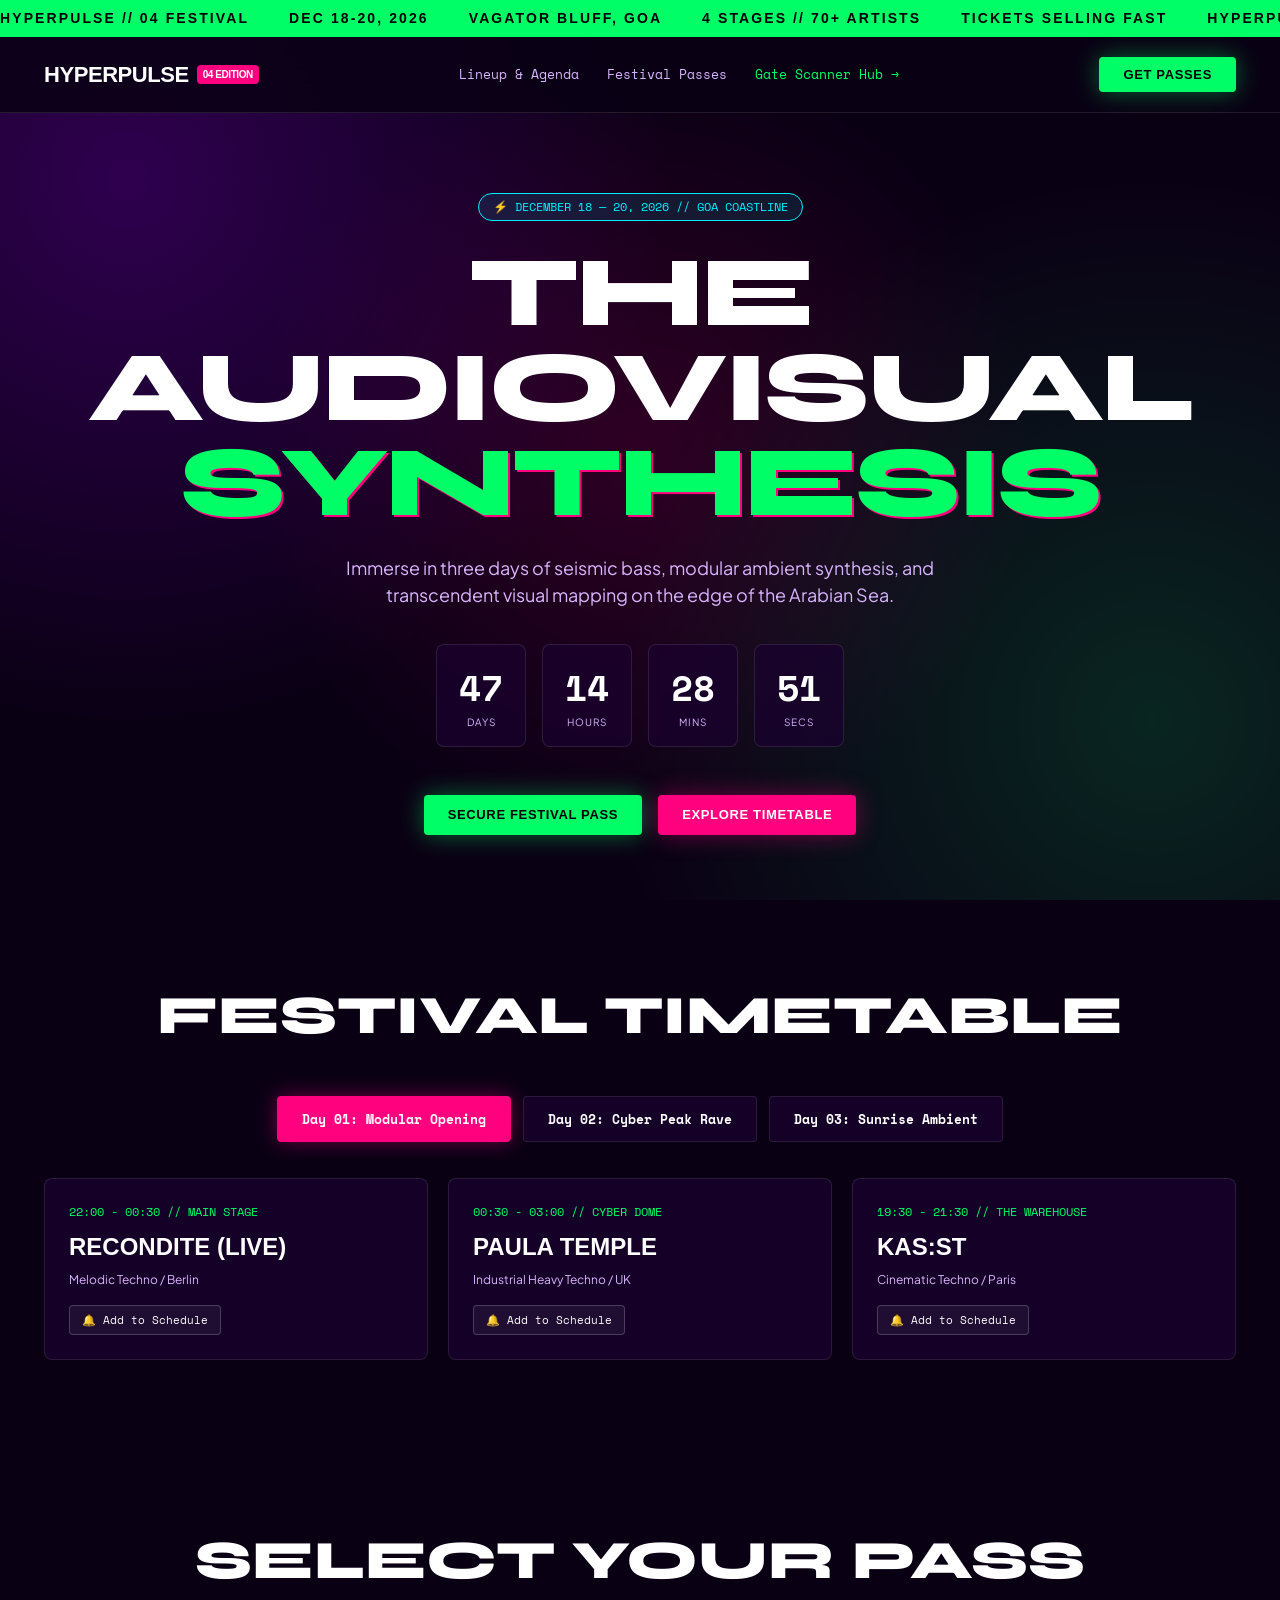
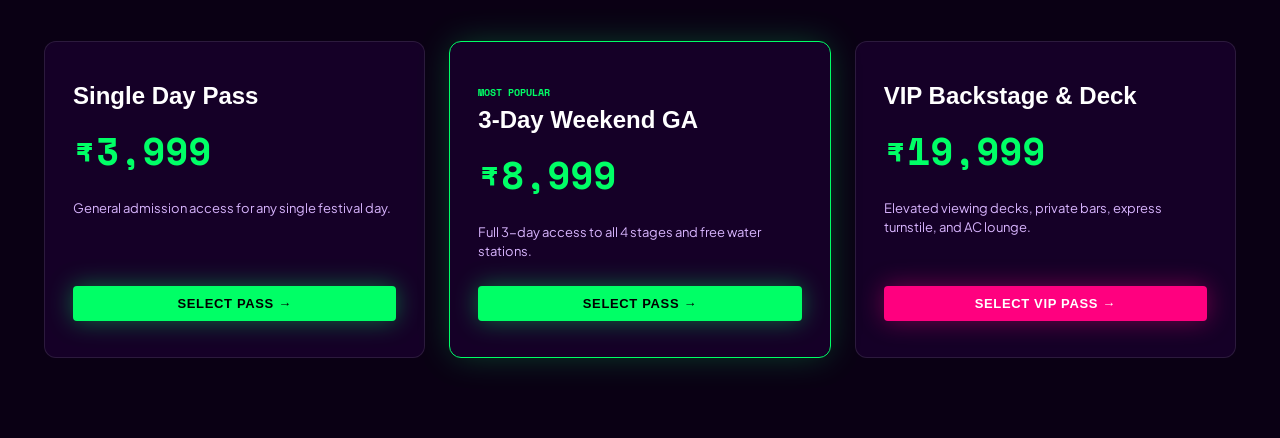
<file: public/index.html>
<!DOCTYPE html>
<html lang="en" class="dark">
<head>
  <meta charset="UTF-8">
  <meta name="viewport" content="width=device-width, initial-scale=1.0">
  <title data-brand="brand_name">HYPERPULSE // 04 — Electronic Sound & Visual Horizon</title>
  <meta name="description" content="3 Days. 4 Stages. 70+ International Artists. Experience cutting-edge electronic acoustics on the coastal cliffs of Goa.">
  <link rel="preconnect" href="https://fonts.googleapis.com">
  <link rel="preconnect" href="https://fonts.gstatic.com" crossorigin>
  <link href="https://fonts.googleapis.com/css2?family=Cabinet+Grotesk:wght@700;800;900&family=Plus+Jakarta+Sans:wght@400;500;600;700&family=Space+Mono:wght@400;700&family=Syne:wght@700;800&display=swap" rel="stylesheet">
  <script src="whitelabel.js"></script>
  <style>
    :root {
      --bg-base: #0a0014;
      --bg-surface: #140024;
      --bg-card: rgba(26, 0, 48, 0.7);
      --border-neon: rgba(0, 255, 102, 0.3);
      --neon-green: #00ff66;
      --neon-pink: #ff007f;
      --neon-purple: #9d00ff;
      --neon-cyan: #00f0ff;
      --text-main: #ffffff;
      --text-muted: #d8b4fe;
      --font-display: 'Syne', sans-serif;
      --font-poster: 'Cabinet Grotesk', sans-serif;
      --font-mono: 'Space Mono', monospace;
      --container-max: 1240px;
    }

    * { box-sizing: border-box; margin: 0; padding: 0; -webkit-font-smoothing: antialiased; }

    body {
      background-color: var(--bg-base);
      color: var(--text-main);
      font-family: 'Plus Jakarta Sans', sans-serif;
      overflow-x: hidden;
      line-height: 1.5;
      background-image: 
        radial-gradient(circle at 10% 20%, rgba(157, 0, 255, 0.25) 0%, transparent 40%),
        radial-gradient(circle at 90% 80%, rgba(0, 255, 102, 0.15) 0%, transparent 40%),
        radial-gradient(circle at 50% 50%, rgba(255, 0, 127, 0.15) 0%, transparent 50%);
      background-attachment: fixed;
    }

    .container {
      max-width: var(--container-max);
      margin: 0 auto;
      padding: 0 24px;
    }

    /* KINETIC MARQUEE */
    .marquee-strip {
      background: var(--neon-green);
      color: #000;
      font-family: var(--font-poster);
      font-weight: 900;
      font-size: 14px;
      text-transform: uppercase;
      letter-spacing: 0.15em;
      padding: 8px 0;
      white-space: nowrap;
      overflow: hidden;
      display: flex;
    }
    .marquee-content {
      display: flex;
      gap: 40px;
      animation: marquee 20s linear infinite;
    }
    @keyframes marquee {
      from { transform: translateX(0); }
      to { transform: translateX(-50%); }
    }

    /* NAVBAR */
    .navbar {
      height: 76px;
      border-bottom: 1px solid rgba(255, 255, 255, 0.1);
      display: flex;
      align-items: center;
      background: rgba(10, 0, 20, 0.85);
      backdrop-filter: blur(16px);
      position: sticky;
      top: 0;
      z-index: 100;
    }
    .nav-inner {
      display: flex;
      align-items: center;
      justify-content: space-between;
      width: 100%;
    }
    .brand-logo {
      font-family: var(--font-poster);
      font-size: 22px;
      font-weight: 900;
      color: #fff;
      text-decoration: none;
      letter-spacing: -0.02em;
      display: flex;
      align-items: center;
      gap: 8px;
    }
    .brand-tag {
      background: var(--neon-pink);
      color: #fff;
      font-size: 10px;
      padding: 2px 6px;
      border-radius: 4px;
    }
    .nav-menu {
      display: flex;
      gap: 28px;
      list-style: none;
      font-family: var(--font-mono);
      font-size: 13px;
    }
    .nav-link {
      color: var(--text-muted);
      text-decoration: none;
      transition: color 0.2s ease;
    }
    .nav-link:hover { color: var(--neon-green); }

    .btn {
      display: inline-flex;
      align-items: center;
      justify-content: center;
      padding: 10px 24px;
      font-family: var(--font-poster);
      font-weight: 800;
      font-size: 13px;
      letter-spacing: 0.05em;
      text-transform: uppercase;
      cursor: pointer;
      text-decoration: none;
      border-radius: 4px;
      transition: all 0.2s ease;
      border: none;
    }
    .btn-green {
      background: var(--neon-green);
      color: #000;
      box-shadow: 0 0 25px rgba(0, 255, 102, 0.4);
    }
    .btn-green:hover {
      background: #00cc52;
      box-shadow: 0 0 35px rgba(0, 255, 102, 0.7);
      transform: translateY(-2px);
    }
    .btn-pink {
      background: var(--neon-pink);
      color: #fff;
      box-shadow: 0 0 25px rgba(255, 0, 127, 0.4);
    }

    /* HERO SECTION */
    .hero-section {
      padding: 80px 0 60px;
      text-align: center;
      position: relative;
    }
    .hero-date-chip {
      display: inline-block;
      font-family: var(--font-mono);
      font-size: 12px;
      color: var(--neon-cyan);
      border: 1px solid var(--neon-cyan);
      padding: 4px 14px;
      border-radius: 20px;
      margin-bottom: 24px;
      background: rgba(0, 240, 255, 0.1);
    }
    .hero-title {
      font-family: var(--font-display);
      font-size: clamp(48px, 8vw, 100px);
      font-weight: 800;
      line-height: 0.95;
      text-transform: uppercase;
      letter-spacing: -0.03em;
      margin-bottom: 24px;
    }
    .hero-title-glitch {
      color: var(--neon-green);
      text-shadow: 2px 2px var(--neon-pink);
    }
    .hero-desc {
      font-size: 18px;
      color: var(--text-muted);
      max-width: 600px;
      margin: 0 auto 36px;
    }

    /* COUNTDOWN TIMER */
    .countdown-grid {
      display: flex;
      justify-content: center;
      gap: 16px;
      margin-bottom: 48px;
    }
    .countdown-card {
      background: var(--bg-card);
      border: 1px solid rgba(255, 255, 255, 0.1);
      border-radius: 8px;
      padding: 16px 20px;
      min-width: 90px;
      text-align: center;
    }
    .countdown-num {
      font-family: var(--font-mono);
      font-size: 36px;
      font-weight: 700;
      color: #fff;
    }
    .countdown-label {
      font-size: 10px;
      color: var(--text-muted);
      text-transform: uppercase;
      letter-spacing: 0.1em;
    }

    /* AGENDA & TIMETABLE */
    .agenda-section {
      padding: 80px 0;
    }
    .section-title {
      font-family: var(--font-display);
      font-size: clamp(32px, 5vw, 54px);
      font-weight: 800;
      text-transform: uppercase;
      margin-bottom: 40px;
      text-align: center;
    }
    .day-filter-tabs {
      display: flex;
      justify-content: center;
      gap: 12px;
      margin-bottom: 36px;
      flex-wrap: wrap;
    }
    .day-tab {
      background: var(--bg-card);
      border: 1px solid rgba(255, 255, 255, 0.1);
      padding: 12px 24px;
      font-family: var(--font-mono);
      font-size: 13px;
      font-weight: 700;
      color: #fff;
      cursor: pointer;
      border-radius: 4px;
      transition: all 0.2s ease;
    }
    .day-tab.active {
      background: var(--neon-pink);
      border-color: var(--neon-pink);
      box-shadow: 0 0 20px rgba(255, 0, 127, 0.4);
    }

    .lineup-grid {
      display: grid;
      grid-template-columns: repeat(auto-fit, minmax(280px, 1fr));
      gap: 20px;
    }
    .artist-card {
      background: var(--bg-card);
      border: 1px solid rgba(255, 255, 255, 0.1);
      border-radius: 8px;
      padding: 24px;
      position: relative;
      overflow: hidden;
      transition: all 0.3s ease;
    }
    .artist-card:hover {
      border-color: var(--neon-green);
      transform: translateY(-4px);
    }
    .artist-time {
      font-family: var(--font-mono);
      font-size: 12px;
      color: var(--neon-green);
      margin-bottom: 8px;
    }
    .artist-name {
      font-family: var(--font-poster);
      font-size: 24px;
      font-weight: 800;
      margin-bottom: 6px;
    }
    .artist-stage {
      font-size: 12px;
      color: var(--text-muted);
      margin-bottom: 16px;
    }
    .btn-remind {
      background: rgba(255, 255, 255, 0.05);
      border: 1px solid rgba(255, 255, 255, 0.2);
      color: #fff;
      font-family: var(--font-mono);
      font-size: 11px;
      padding: 6px 12px;
      border-radius: 4px;
      cursor: pointer;
    }

    /* PASS TIERS */
    .tiers-section {
      padding: 80px 0;
    }
    .tiers-grid {
      display: grid;
      grid-template-columns: repeat(3, 1fr);
      gap: 24px;
    }
    @media (max-width: 900px) {
      .tiers-grid { grid-template-columns: 1fr; }
    }
    .tier-card {
      background: var(--bg-card);
      border: 1px solid rgba(255, 255, 255, 0.1);
      border-radius: 12px;
      padding: 36px 28px;
      display: flex;
      flex-direction: column;
      justify-content: space-between;
    }
    .tier-card.featured {
      border-color: var(--neon-green);
      box-shadow: 0 0 35px -5px rgba(0, 255, 102, 0.3);
    }
    .tier-title {
      font-family: var(--font-poster);
      font-size: 24px;
      font-weight: 800;
      margin-bottom: 8px;
    }
    .tier-price {
      font-family: var(--font-mono);
      font-size: 38px;
      font-weight: 700;
      color: var(--neon-green);
      margin-bottom: 20px;
    }

    /* PASS WALLET MODAL */
    .wallet-modal-overlay {
      position: fixed;
      inset: 0;
      background: rgba(0, 0, 0, 0.85);
      backdrop-filter: blur(8px);
      z-index: 1000;
      display: none;
      align-items: center;
      justify-content: center;
      padding: 24px;
    }
    .wallet-modal-overlay.open { display: flex; }
    .wallet-pass-ticket {
      background: #15002b;
      border: 2px solid var(--neon-green);
      border-radius: 16px;
      width: 100%;
      max-width: 440px;
      padding: 32px;
      position: relative;
      box-shadow: 0 0 50px rgba(0, 255, 102, 0.3);
      text-align: center;
    }
    .pass-qr-box {
      background: #fff;
      padding: 16px;
      border-radius: 8px;
      display: inline-block;
      margin: 20px 0;
    }
    .pass-qr-mock {
      width: 160px;
      height: 160px;
      background: url('https://api.qrserver.com/v1/create-qr-code/?size=160x160&data=HP-9941-VIP') center/contain no-repeat;
    }

    /* TOAST */
    .toast-box {
      position: fixed;
      bottom: 24px;
      right: 24px;
      background: #140024;
      border: 1px solid var(--neon-green);
      color: #fff;
      font-family: var(--font-mono);
      font-size: 13px;
      padding: 14px 22px;
      border-radius: 6px;
      display: none;
      z-index: 1001;
    }
  </style>
</head>
<body>

  <!-- KINETIC MARQUEE -->
  <div class="marquee-strip">
    <div class="marquee-content">
      <span>HYPERPULSE // 04 FESTIVAL</span>
      <span>DEC 18-20, 2026</span>
      <span>VAGATOR BLUFF, GOA</span>
      <span>4 STAGES // 70+ ARTISTS</span>
      <span>TICKETS SELLING FAST</span>
      <span>HYPERPULSE // 04 FESTIVAL</span>
      <span>DEC 18-20, 2026</span>
    </div>
  </div>

  <!-- NAVIGATION -->
  <nav class="navbar">
    <div class="container nav-inner">
      <a href="#" class="brand-logo" data-brand="brand_name">
        <span>HYPERPULSE</span>
        <span class="brand-tag">04 EDITION</span>
      </a>
      <ul class="nav-menu">
        <li><a href="#lineup" class="nav-link">Lineup & Agenda</a></li>
        <li><a href="#passes" class="nav-link">Festival Passes</a></li>
        <li><a href="admin.html" class="nav-link" style="color: var(--neon-green);">Gate Scanner Hub &rarr;</a></li>
      </ul>
      <button class="btn btn-green" onclick="openPassModal('tier_ga', 'GA Weekend Pass')">Get Passes</button>
    </div>
  </nav>

  <!-- HERO -->
  <header class="hero-section">
    <div class="container">
      <span class="hero-date-chip">⚡ DECEMBER 18 — 20, 2026 // GOA COASTLINE</span>
      <h1 class="hero-title">
        THE AUDIOVISUAL <br><span class="hero-title-glitch">SYNTHESIS</span>
      </h1>
      <p class="hero-desc">
        Immerse in three days of seismic bass, modular ambient synthesis, and transcendent visual mapping on the edge of the Arabian Sea.
      </p>

      <div class="countdown-grid">
        <div class="countdown-card">
          <div class="countdown-num" id="cdDays">47</div>
          <div class="countdown-label">Days</div>
        </div>
        <div class="countdown-card">
          <div class="countdown-num" id="cdHours">14</div>
          <div class="countdown-label">Hours</div>
        </div>
        <div class="countdown-card">
          <div class="countdown-num" id="cdMins">28</div>
          <div class="countdown-label">Mins</div>
        </div>
        <div class="countdown-card">
          <div class="countdown-num" id="cdSecs">51</div>
          <div class="countdown-label">Secs</div>
        </div>
      </div>

      <div style="display: flex; gap: 16px; justify-content: center;">
        <a href="#passes" class="btn btn-green">Secure Festival Pass</a>
        <a href="#lineup" class="btn btn-pink">Explore Timetable</a>
      </div>
    </div>
  </header>

  <!-- AGENDA & LINEUP -->
  <section class="agenda-section" id="lineup">
    <div class="container">
      <h2 class="section-title">Festival Timetable</h2>
      <div class="day-filter-tabs">
        <button class="day-tab active" onclick="switchDay(1, this)">Day 01: Modular Opening</button>
        <button class="day-tab" onclick="switchDay(2, this)">Day 02: Cyber Peak Rave</button>
        <button class="day-tab" onclick="switchDay(3, this)">Day 03: Sunrise Ambient</button>
      </div>

      <div class="lineup-grid" id="lineupGrid">
        <div class="artist-card">
          <div class="artist-time">22:00 - 00:30 // MAIN STAGE</div>
          <div class="artist-name">RECONDITE (LIVE)</div>
          <div class="artist-stage">Melodic Techno / Berlin</div>
          <button class="btn-remind" onclick="setReminder('Recondite')">🔔 Add to Schedule</button>
        </div>
        <div class="artist-card">
          <div class="artist-time">00:30 - 03:00 // CYBER DOME</div>
          <div class="artist-name">PAULA TEMPLE</div>
          <div class="artist-stage">Industrial Heavy Techno / UK</div>
          <button class="btn-remind" onclick="setReminder('Paula Temple')">🔔 Add to Schedule</button>
        </div>
        <div class="artist-card">
          <div class="artist-time">19:30 - 21:30 // THE WAREHOUSE</div>
          <div class="artist-name">KAS:ST</div>
          <div class="artist-stage">Cinematic Techno / Paris</div>
          <button class="btn-remind" onclick="setReminder('Kas:st')">🔔 Add to Schedule</button>
        </div>
      </div>
    </div>
  </section>

  <!-- FESTIVAL PASSES -->
  <section class="tiers-section" id="passes">
    <div class="container">
      <h2 class="section-title">Select Your Pass</h2>
      <div class="tiers-grid">
        <!-- SINGLE DAY -->
        <div class="tier-card">
          <div>
            <div class="tier-title">Single Day Pass</div>
            <div class="tier-price">₹3,999</div>
            <p style="color: var(--text-muted); font-size: 13px; margin-bottom: 24px;">General admission access for any single festival day.</p>
          </div>
          <button class="btn btn-green" onclick="openPassModal('tier_single', 'Single Day Pass')">Select Pass &rarr;</button>
        </div>

        <!-- 3-DAY WEEKEND (FEATURED) -->
        <div class="tier-card featured">
          <div>
            <span style="font-family: var(--font-mono); font-size: 10px; color: var(--neon-green); font-weight: 700; text-transform: uppercase;">Most Popular</span>
            <div class="tier-title">3-Day Weekend GA</div>
            <div class="tier-price">₹8,999</div>
            <p style="color: var(--text-muted); font-size: 13px; margin-bottom: 24px;">Full 3-day access to all 4 stages and free water stations.</p>
          </div>
          <button class="btn btn-green" onclick="openPassModal('tier_ga', '3-Day Weekend GA')">Select Pass &rarr;</button>
        </div>

        <!-- VIP BACKSTAGE -->
        <div class="tier-card">
          <div>
            <div class="tier-title">VIP Backstage & Deck</div>
            <div class="tier-price">₹19,999</div>
            <p style="color: var(--text-muted); font-size: 13px; margin-bottom: 24px;">Elevated viewing decks, private bars, express turnstile, and AC lounge.</p>
          </div>
          <button class="btn btn-pink" onclick="openPassModal('tier_vip', 'VIP Backstage Pass')">Select VIP Pass &rarr;</button>
        </div>
      </div>
    </div>
  </section>

  <!-- WALLET PASS MODAL -->
  <div class="wallet-modal-overlay" id="walletModal" onclick="closeWalletModal(event)">
    <div class="wallet-pass-ticket" onclick="event.stopPropagation()">
      <button style="position: absolute; top: 16px; right: 20px; background: none; border: none; color: #fff; font-size: 24px; cursor: pointer;" onclick="closeWalletModal()">&times;</button>
      <div style="font-family: var(--font-mono); font-size: 12px; color: var(--neon-green);">HYPERPULSE // DIGITAL WALLET PASS</div>
      <h3 style="font-family: var(--font-poster); font-size: 26px; margin: 8px 0;" id="passTierTitle">3-Day Weekend GA</h3>
      <div style="font-family: var(--font-mono); font-size: 13px; color: #fff;" id="passAttendee">Attendee: Zoya Akhtar</div>

      <div class="pass-qr-box">
        <div class="pass-qr-mock"></div>
        <div style="font-family: var(--font-mono); font-size: 11px; color: #000; font-weight: 700; margin-top: 6px;" id="passCodeTxt">HP-9941-VIP</div>
      </div>

      <p style="font-size: 12px; color: var(--text-muted); margin-bottom: 16px;">
        Screenshot or present this QR barcode at the North Turnstile Scanner.
      </p>
      <button class="btn btn-green" style="width: 100%;" onclick="closeWalletModal(); showToast('Pass saved to Apple/Google Wallet cache!');">
        Download Wallet Pass (PDF)
      </button>
    </div>
  </div>

  <div class="toast-box" id="toastNotice"></div>

  <script>
    function openPassModal(tierId, tierName) {
      const name = prompt("Enter attendee name for ticket pass:", "Zoya Akhtar");
      if (!name) return;
      document.getElementById('passTierTitle').textContent = tierName;
      document.getElementById('passAttendee').textContent = "Attendee: " + name;
      document.getElementById('passCodeTxt').textContent = "HP-" + Math.floor(Math.random() * 8999 + 1000) + "-PASS";
      document.getElementById('walletModal').classList.add('open');
    }
    function closeWalletModal(e) {
      document.getElementById('walletModal').classList.remove('open');
    }

    function switchDay(d, el) {
      document.querySelectorAll('.day-tab').forEach(b => b.classList.remove('active'));
      el.classList.add('active');
    }

    function setReminder(artist) {
      showToast(`Reminder set for ${artist}! Push alert scheduled 15m before stage time.`);
    }

    function showToast(msg) {
      const t = document.getElementById('toastNotice');
      t.textContent = msg;
      t.style.display = 'block';
      setTimeout(() => { t.style.display = 'none'; }, 4000);
    }
  </script>
</body>
</html>
</file>
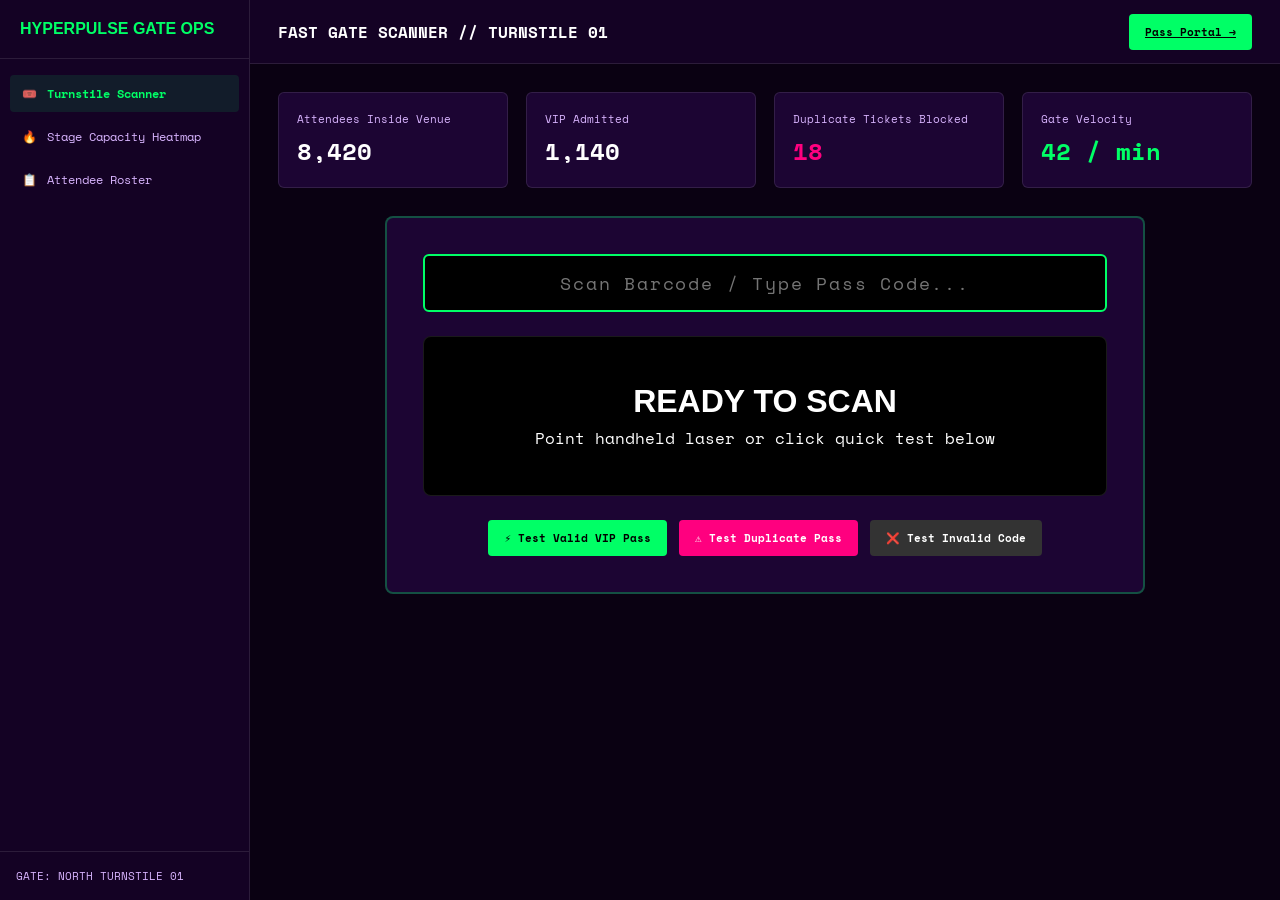
<file: public/admin.html>
<!DOCTYPE html>
<html lang="en">
<head>
  <meta charset="UTF-8">
  <meta name="viewport" content="width=device-width, initial-scale=1.0">
  <title data-brand="brand_name">HYPERPULSE Turnstile Ops — Gate Scanner & Access Control</title>
  <link rel="preconnect" href="https://fonts.googleapis.com">
  <link rel="preconnect" href="https://fonts.gstatic.com" crossorigin>
  <link href="https://fonts.googleapis.com/css2?family=Cabinet+Grotesk:wght@700;800;900&family=Space+Mono:wght@400;700&display=swap" rel="stylesheet">
  <script src="whitelabel.js"></script>
  <style>
    :root {
      --bg-base: #0a0112;
      --bg-surface: #140224;
      --bg-card: #1c0533;
      --border-neon: rgba(0, 255, 102, 0.3);
      --neon-green: #00ff66;
      --neon-pink: #ff007f;
      --neon-red: #ff3333;
      --text-main: #fff;
      --text-muted: #d8b4fe;
      --font-poster: 'Cabinet Grotesk', sans-serif;
      --font-mono: 'Space Mono', monospace;
      --sidebar-width: 250px;
    }

    * { box-sizing: border-box; margin: 0; padding: 0; }
    body {
      background-color: var(--bg-base);
      color: var(--text-main);
      font-family: var(--font-mono);
      display: flex;
      min-height: 100vh;
    }

    .sidebar {
      width: var(--sidebar-width);
      background: var(--bg-surface);
      border-right: 1px solid rgba(255, 255, 255, 0.1);
      display: flex;
      flex-direction: column;
      position: fixed;
      top: 0;
      bottom: 0;
      left: 0;
    }
    .sidebar-header {
      padding: 20px;
      font-family: var(--font-poster);
      font-size: 16px;
      font-weight: 900;
      border-bottom: 1px solid rgba(255, 255, 255, 0.1);
      color: var(--neon-green);
    }
    .sidebar-nav {
      list-style: none;
      padding: 16px 10px;
      display: flex;
      flex-direction: column;
      gap: 6px;
      flex: 1;
      font-size: 12px;
    }
    .nav-item {
      padding: 10px 12px;
      border-radius: 4px;
      color: var(--text-muted);
      cursor: pointer;
      display: flex;
      align-items: center;
      gap: 10px;
    }
    .nav-item:hover, .nav-item.active {
      background: rgba(0, 255, 102, 0.1);
      color: #fff;
    }
    .nav-item.active { color: var(--neon-green); font-weight: 700; }

    .main-wrap {
      margin-left: var(--sidebar-width);
      flex: 1;
      display: flex;
      flex-direction: column;
    }
    .topbar {
      height: 64px;
      background: var(--bg-surface);
      border-bottom: 1px solid rgba(255, 255, 255, 0.1);
      display: flex;
      align-items: center;
      justify-content: space-between;
      padding: 0 28px;
    }
    .content-body { padding: 28px; flex: 1; }

    /* METRICS */
    .metrics-grid {
      display: grid;
      grid-template-columns: repeat(4, 1fr);
      gap: 18px;
      margin-bottom: 28px;
    }
    @media (max-width: 1024px) {
      .metrics-grid { grid-template-columns: repeat(2, 1fr); }
    }
    .metric-card {
      background: var(--bg-card);
      border: 1px solid rgba(255, 255, 255, 0.1);
      border-radius: 6px;
      padding: 18px;
    }
    .metric-title { font-size: 11px; color: var(--text-muted); margin-bottom: 6px; }
    .metric-val { font-size: 24px; font-weight: 700; color: #fff; }

    .tab-pane { display: none; }
    .tab-pane.active { display: block; }

    /* GATE SCANNER BOX */
    .scanner-box {
      background: var(--bg-card);
      border: 2px solid var(--border-neon);
      border-radius: 8px;
      padding: 36px;
      max-width: 760px;
      margin: 0 auto;
      text-align: center;
    }
    .scan-input {
      width: 100%;
      background: #000;
      border: 2px solid var(--neon-green);
      color: #fff;
      font-family: var(--font-mono);
      font-size: 18px;
      padding: 14px 20px;
      border-radius: 6px;
      margin-bottom: 24px;
      text-align: center;
      letter-spacing: 0.1em;
      outline: none;
    }

    .scan-feedback-screen {
      min-height: 160px;
      border-radius: 8px;
      display: flex;
      flex-direction: column;
      align-items: center;
      justify-content: center;
      padding: 24px;
      margin-bottom: 24px;
      background: #000;
      border: 1px solid rgba(255, 255, 255, 0.1);
    }
    .screen-valid {
      background: rgba(0, 255, 102, 0.15);
      border-color: var(--neon-green);
      color: var(--neon-green);
    }
    .screen-invalid {
      background: rgba(255, 0, 127, 0.15);
      border-color: var(--neon-pink);
      color: var(--neon-pink);
    }
    .feedback-status {
      font-family: var(--font-poster);
      font-size: 32px;
      font-weight: 900;
      margin-bottom: 6px;
    }
    .feedback-attendee { font-size: 16px; color: #fff; }

    .test-buttons-row {
      display: flex;
      gap: 12px;
      justify-content: center;
      flex-wrap: wrap;
    }
    .btn {
      font-family: var(--font-mono);
      font-size: 11px;
      font-weight: 700;
      padding: 10px 16px;
      border-radius: 4px;
      cursor: pointer;
      border: none;
    }
    .btn-green { background: var(--neon-green); color: #000; }
    .btn-red { background: var(--neon-pink); color: #fff; }

    /* HEATMAP */
    .heatmap-grid {
      display: grid;
      grid-template-columns: repeat(3, 1fr);
      gap: 20px;
    }
    @media (max-width: 860px) {
      .heatmap-grid { grid-template-columns: 1fr; }
    }
    .stage-card {
      background: var(--bg-card);
      border: 1px solid rgba(255, 255, 255, 0.1);
      border-radius: 8px;
      padding: 24px;
    }

    .toast-box {
      position: fixed;
      bottom: 24px;
      right: 24px;
      background: var(--bg-card);
      border: 1px solid var(--neon-green);
      color: #fff;
      padding: 12px 18px;
      font-size: 12px;
      display: none;
      z-index: 999;
    }
  </style>
</head>
<body>

  <aside class="sidebar">
    <div class="sidebar-header" data-brand="brand_name">
      HYPERPULSE GATE OPS
    </div>
    <ul class="sidebar-nav">
      <li class="nav-item active" onclick="switchTab('scanner', this)">
        <span>🎟️</span>
        <span>Turnstile Scanner</span>
      </li>
      <li class="nav-item" onclick="switchTab('heatmap', this)">
        <span>🔥</span>
        <span>Stage Capacity Heatmap</span>
      </li>
      <li class="nav-item" onclick="switchTab('roster', this)">
        <span>📋</span>
        <span>Attendee Roster</span>
      </li>
    </ul>
    <div style="padding: 16px; font-size: 11px; color: var(--text-muted); border-top: 1px solid rgba(255,255,255,0.1);">
      GATE: NORTH TURNSTILE 01
    </div>
  </aside>

  <div class="main-wrap">
    <header class="topbar">
      <div style="font-weight: 700; color: #fff;" id="pageTitle">
        FAST GATE SCANNER // TURNSTILE 01
      </div>
      <a href="index.html" class="btn btn-green" target="_blank">
        Pass Portal &rarr;
      </a>
    </header>

    <main class="content-body">
      <div class="metrics-grid">
        <div class="metric-card">
          <div class="metric-title">Attendees Inside Venue</div>
          <div class="metric-val" id="metricInside">8,420</div>
        </div>
        <div class="metric-card">
          <div class="metric-title">VIP Admitted</div>
          <div class="metric-val">1,140</div>
        </div>
        <div class="metric-card">
          <div class="metric-title">Duplicate Tickets Blocked</div>
          <div class="metric-val" style="color: var(--neon-pink);">18</div>
        </div>
        <div class="metric-card">
          <div class="metric-title">Gate Velocity</div>
          <div class="metric-val" style="color: var(--neon-green);">42 / min</div>
        </div>
      </div>

      <!-- TAB 1: SCANNER -->
      <section class="tab-pane active" id="tabScanner">
        <div class="scanner-box">
          <input type="text" class="scan-input" id="barcodeScanInput" placeholder="Scan Barcode / Type Pass Code..." autofocus onkeydown="handleScanKey(event)">

          <div class="scan-feedback-screen" id="feedbackScreen">
            <div class="feedback-status" id="feedbackStatus">READY TO SCAN</div>
            <div class="feedback-attendee" id="feedbackAttendee">Point handheld laser or click quick test below</div>
          </div>

          <div class="test-buttons-row">
            <button class="btn btn-green" onclick="simulateScan('VALID_VIP')">⚡ Test Valid VIP Pass</button>
            <button class="btn btn-red" onclick="simulateScan('DUPLICATE')">⚠️ Test Duplicate Pass</button>
            <button class="btn" style="background: #333; color: #fff;" onclick="simulateScan('INVALID')">❌ Test Invalid Code</button>
          </div>
        </div>
      </section>

      <!-- TAB 2: HEATMAP -->
      <section class="tab-pane" id="tabHeatmap">
        <div class="heatmap-grid">
          <div class="stage-card">
            <div style="font-size: 13px; font-weight: 700; color: #fff; margin-bottom: 8px;">Main Horizon Stage</div>
            <div style="font-size: 28px; font-weight: 700; color: var(--neon-green); margin-bottom: 12px;">8,420 / 10,000</div>
            <div style="font-size: 12px; color: var(--text-muted);">84.2% Capacity · Normal Crowd Flow</div>
          </div>
          <div class="stage-card">
            <div style="font-size: 13px; font-weight: 700; color: #fff; margin-bottom: 8px;">Cyber Dome (VR Stage)</div>
            <div style="font-size: 28px; font-weight: 700; color: var(--neon-pink); margin-bottom: 12px;">1,840 / 2,000</div>
            <div style="font-size: 12px; color: var(--neon-pink);">92% Capacity · Throttle Gate Entry!</div>
          </div>
          <div class="stage-card">
            <div style="font-size: 13px; font-weight: 700; color: #fff; margin-bottom: 8px;">The Warehouse (Indoor)</div>
            <div style="font-size: 28px; font-weight: 700; color: var(--neon-green); margin-bottom: 12px;">2,100 / 3,000</div>
            <div style="font-size: 12px; color: var(--text-muted);">70% Capacity · Stable</div>
          </div>
        </div>
      </section>

      <!-- TAB 3: ROSTER -->
      <section class="tab-pane" id="tabRoster">
        <div style="background: var(--bg-card); border: 1px solid rgba(255,255,255,0.1); border-radius: 6px; padding: 20px;">
          <div style="margin-bottom: 16px; font-weight: 700;">Recent Admitted Attendees</div>
          <div style="font-size: 13px; color: var(--text-muted); line-height: 2;">
            ● Zoya Akhtar · VIP Backstage · 18:24:10 · North Gate 01<br>
            ● Tariq Mansur · VIP Backstage · 18:22:45 · VIP Fast Turnstile<br>
            ● Nikhil Kamath · GA Weekend Pass · 18:20:12 · North Gate 03
          </div>
        </div>
      </section>
    </main>
  </div>

  <div class="toast-box" id="toastNotice"></div>

  <script>
    function handleScanKey(e) {
      if (e.key === 'Enter') {
        const val = e.target.value.trim();
        if (val.includes('VIP')) simulateScan('VALID_VIP');
        else if (val.includes('DUP')) simulateScan('DUPLICATE');
        else simulateScan('VALID_VIP');
        e.target.value = '';
      }
    }

    function simulateScan(type) {
      const scr = document.getElementById('feedbackScreen');
      const st = document.getElementById('feedbackStatus');
      const att = document.getElementById('feedbackAttendee');

      if (type === 'VALID_VIP') {
        scr.className = 'scan-feedback-screen screen-valid';
        st.textContent = 'ACCESS GRANTED // VIP';
        att.textContent = 'Attendee: Zoya Akhtar · Backstage & Artist Deck';
        playBeep(800, 150);
        showToast('Turnstile Unlocked for 5 seconds');
      } else if (type === 'DUPLICATE') {
        scr.className = 'scan-feedback-screen screen-invalid';
        st.textContent = 'DUPLICATE TICKET BLOCKED';
        att.textContent = 'Flag: Pass already checked in at 18:22:45 (Gate 02)';
        playBeep(250, 400);
        showToast('SECURITY ALERT: Turnstile Locked');
      } else {
        scr.className = 'scan-feedback-screen screen-invalid';
        st.textContent = 'INVALID BARCODE';
        att.textContent = 'Code not found in event database';
        playBeep(200, 300);
      }
    }

    function playBeep(freq, duration) {
      try {
        const audioCtx = new (window.AudioContext || window.webkitAudioContext)();
        const osc = audioCtx.createOscillator();
        const gain = audioCtx.createGain();
        osc.frequency.value = freq;
        osc.connect(gain);
        gain.connect(audioCtx.destination);
        osc.start();
        setTimeout(() => { osc.stop(); audioCtx.close(); }, duration);
      } catch (err) {}
    }

    function switchTab(tab, el) {
      document.querySelectorAll('.nav-item').forEach(i => i.classList.remove('active'));
      el.classList.add('active');

      document.querySelectorAll('.tab-pane').forEach(p => p.classList.remove('active'));
      if (tab === 'scanner') {
        document.getElementById('tabScanner').classList.add('active');
        document.getElementById('pageTitle').textContent = 'FAST GATE SCANNER // TURNSTILE 01';
      } else if (tab === 'heatmap') {
        document.getElementById('tabHeatmap').classList.add('active');
        document.getElementById('pageTitle').textContent = 'STAGE DENSITY & CAPACITY HEATMAP';
      } else if (tab === 'roster') {
        document.getElementById('tabRoster').classList.add('active');
        document.getElementById('pageTitle').textContent = 'PASS ALLOCATIONS & CHECK-IN LOGS';
      }
    }

    function showToast(msg) {
      const t = document.getElementById('toastNotice');
      t.textContent = msg;
      t.style.display = 'block';
      setTimeout(() => { t.style.display = 'none'; }, 3500);
    }
  </script>
</body>
</html>
</file>
